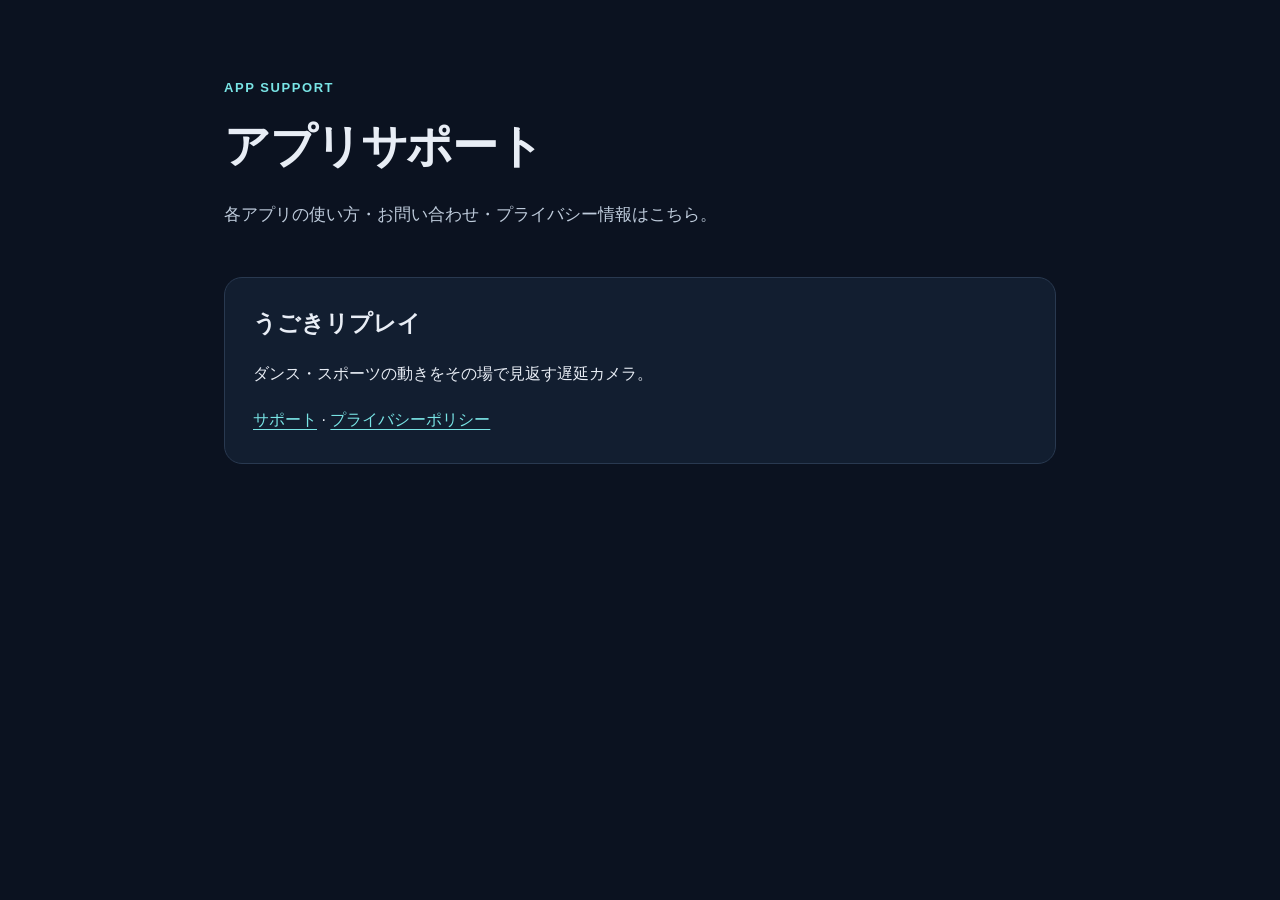
<file: index.html>
<!doctype html><html lang="ja"><meta charset="utf-8"><meta name="viewport" content="width=device-width,initial-scale=1"><title>アプリサポート</title><link rel="stylesheet" href="ugoki-replay/style.css"><main><div class="hero"><span class="eyebrow">APP SUPPORT</span><h1>アプリサポート</h1><p class="lead">各アプリの使い方・お問い合わせ・プライバシー情報はこちら。</p></div><section class="card"><h2>うごきリプレイ</h2><p>ダンス・スポーツの動きをその場で見返す遅延カメラ。</p><a href="ugoki-replay/">サポート</a> · <a href="ugoki-replay/privacy.html">プライバシーポリシー</a></section></main></html>
</file>
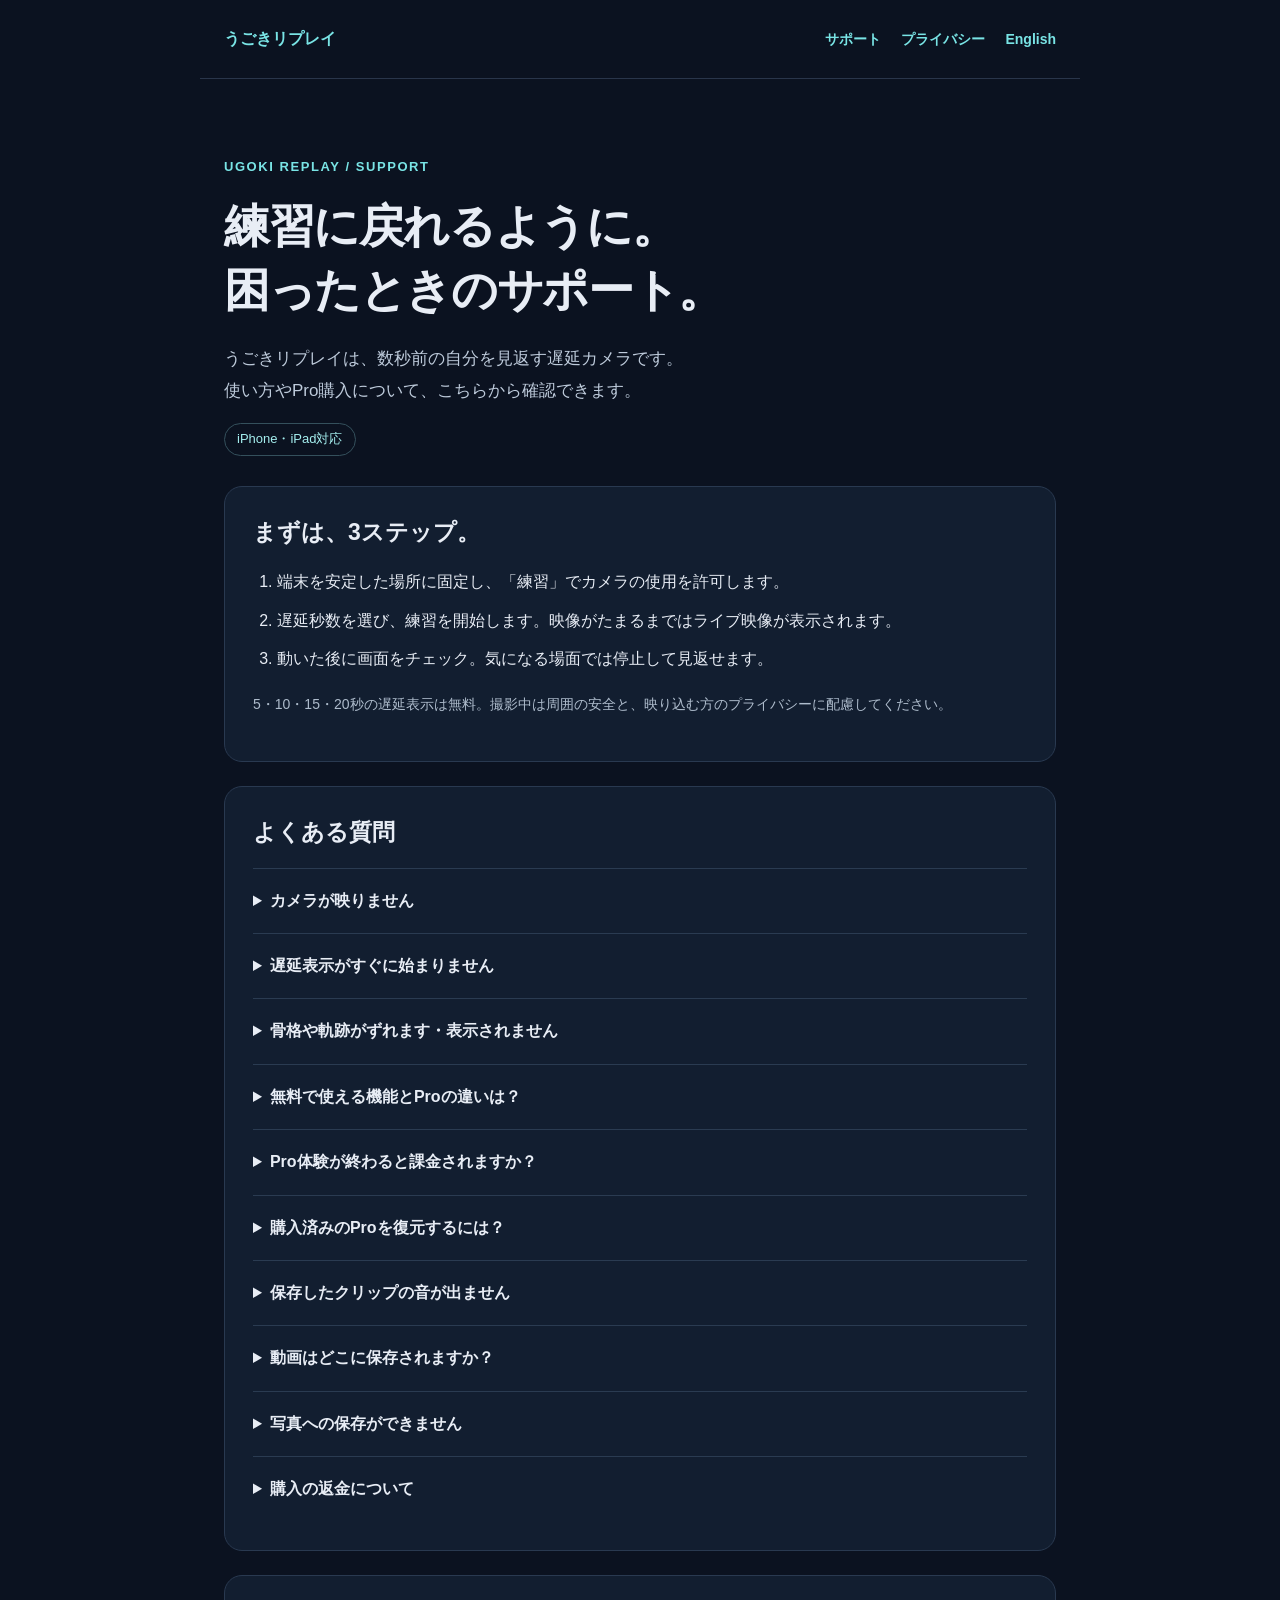
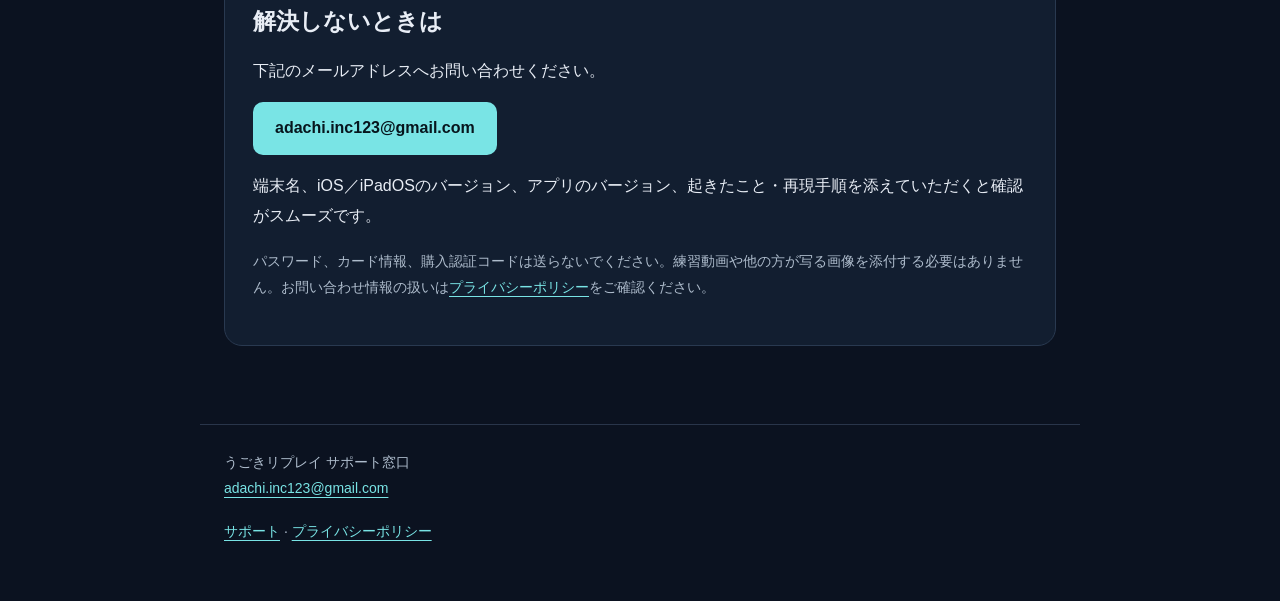
<file: ugoki-replay/index.html>
<!doctype html>
<html lang="ja"><head><meta charset="utf-8"><meta name="viewport" content="width=device-width, initial-scale=1"><title>サポート | うごきリプレイ</title><meta name="description" content="うごきリプレイの使い方、Proの購入・復元、動画保存に関するFAQとお問い合わせ窓口。"><meta name="theme-color" content="#0b1220"><link rel="stylesheet" href="style.css"></head><body>
<header><a href="./">うごきリプレイ</a><nav aria-label="メインナビゲーション"><a href="./">サポート</a><a href="privacy.html">プライバシー</a><a href="support-en.html" lang="en">English</a></nav></header>
<main><div class="hero"><span class="eyebrow">UGOKI REPLAY / SUPPORT</span><h1>練習に戻れるように。<br>困ったときのサポート。</h1><p class="lead">うごきリプレイは、数秒前の自分を見返す遅延カメラです。<br>使い方やPro購入について、こちらから確認できます。</p><span class="tag">iPhone・iPad対応</span></div>
<section class="card"><h2>まずは、3ステップ。</h2><ol><li>端末を安定した場所に固定し、「練習」でカメラの使用を許可します。</li><li>遅延秒数を選び、練習を開始します。映像がたまるまではライブ映像が表示されます。</li><li>動いた後に画面をチェック。気になる場面では停止して見返せます。</li></ol><p class="muted">5・10・15・20秒の遅延表示は無料。撮影中は周囲の安全と、映り込む方のプライバシーに配慮してください。</p></section>
<section class="card"><h2>よくある質問</h2>
<details><summary>カメラが映りません</summary><p>iPhone／iPadの「設定」で、うごきリプレイのカメラ権限を確認してください。他のカメラアプリを閉じ、アプリを再起動してお試しください。</p></details>
<details><summary>遅延表示がすぐに始まりません</summary><p>選択した秒数の映像がたまるまで、ライブ映像を表示します。端末を固定して、そのままお待ちください。</p></details>
<details><summary>骨格や軌跡がずれます・表示されません</summary><p>明るい場所で、1人の全身が画面に入るように調整してください。骨格・軌跡は推定表示で、暗所、速い動き、身体の隠れなどでずれる場合があります。採点や医療的な評価、正確な距離・速度の計測は行いません。</p></details>
<details><summary>無料で使える機能とProの違いは？</summary><p>無料では20秒までの遅延、前後カメラ切り替え、左右反転などが使えます。Proでは30・60秒遅延、スロー、コマ送り、骨格、軌跡、新規クリップ保存、保存クリップの左右反転が使えます。Proは買い切りで、サブスクリプションではありません。購入価格はアプリ内の表示をご確認ください。</p></details>
<details><summary>Pro体験が終わると課金されますか？</summary><p>自動課金はありません。Pro機能は1回5分、最大3回まで体験できます。購入する場合は、ご自身でApp Storeの購入手続きを行います。体験終了後も無料機能は使えます。</p></details>
<details><summary>購入済みのProを復元するには？</summary><p>購入時と同じApple AccountでApp Storeにサインインし、アプリの「設定」またはPro画面から「購入を復元」を実行してください。反映されない場合は通信状態を確認し、アプリを再起動してください。</p></details>
<details><summary>保存したクリップの音が出ません</summary><p>音声を含めて保存したクリップのみ、1倍速かつ音声をONにしたときに再生できます。スロー・倍速再生中や、練習中の遅延映像は無音です。</p></details>
<details><summary>動画はどこに保存されますか？</summary><p>作成したクリップはアプリ内に保存されます。写真への書き出しや共有は、ご自身の操作で行います。端末間の同期機能はありません。アプリの削除前に、残したい動画を写真などへ書き出してください。</p></details>
<details><summary>写真への保存ができません</summary><p>端末の空き容量と、設定の写真追加権限を確認してください。写真への保存時に許可を求めます。</p></details>
<details><summary>購入の返金について</summary><p>App Storeでの購入の返金はAppleの手続きで申請できます。<a href="https://reportaproblem.apple.com/">Appleの問題報告ページ</a>をご確認ください。返金の可否はAppleが判断します。</p></details></section>
<section class="card" id="contact"><h2>解決しないときは</h2><p>下記のメールアドレスへお問い合わせください。</p><p><a class="button" href="mailto:adachi.inc123@gmail.com?subject=%E3%81%86%E3%81%94%E3%81%8D%E3%83%AA%E3%83%97%E3%83%AC%E3%82%A4%E3%81%AE%E3%81%8A%E5%95%8F%E3%81%84%E5%90%88%E3%82%8F%E3%81%9B">adachi.inc123@gmail.com</a></p><p>端末名、iOS／iPadOSのバージョン、アプリのバージョン、起きたこと・再現手順を添えていただくと確認がスムーズです。</p><p class="muted">パスワード、カード情報、購入認証コードは送らないでください。練習動画や他の方が写る画像を添付する必要はありません。お問い合わせ情報の扱いは<a href="privacy.html">プライバシーポリシー</a>をご確認ください。</p></section></main><footer><p>うごきリプレイ サポート窓口<br><a href="mailto:adachi.inc123@gmail.com">adachi.inc123@gmail.com</a></p><p><a href="./">サポート</a> · <a href="privacy.html">プライバシーポリシー</a></p></footer></body></html>
</file>
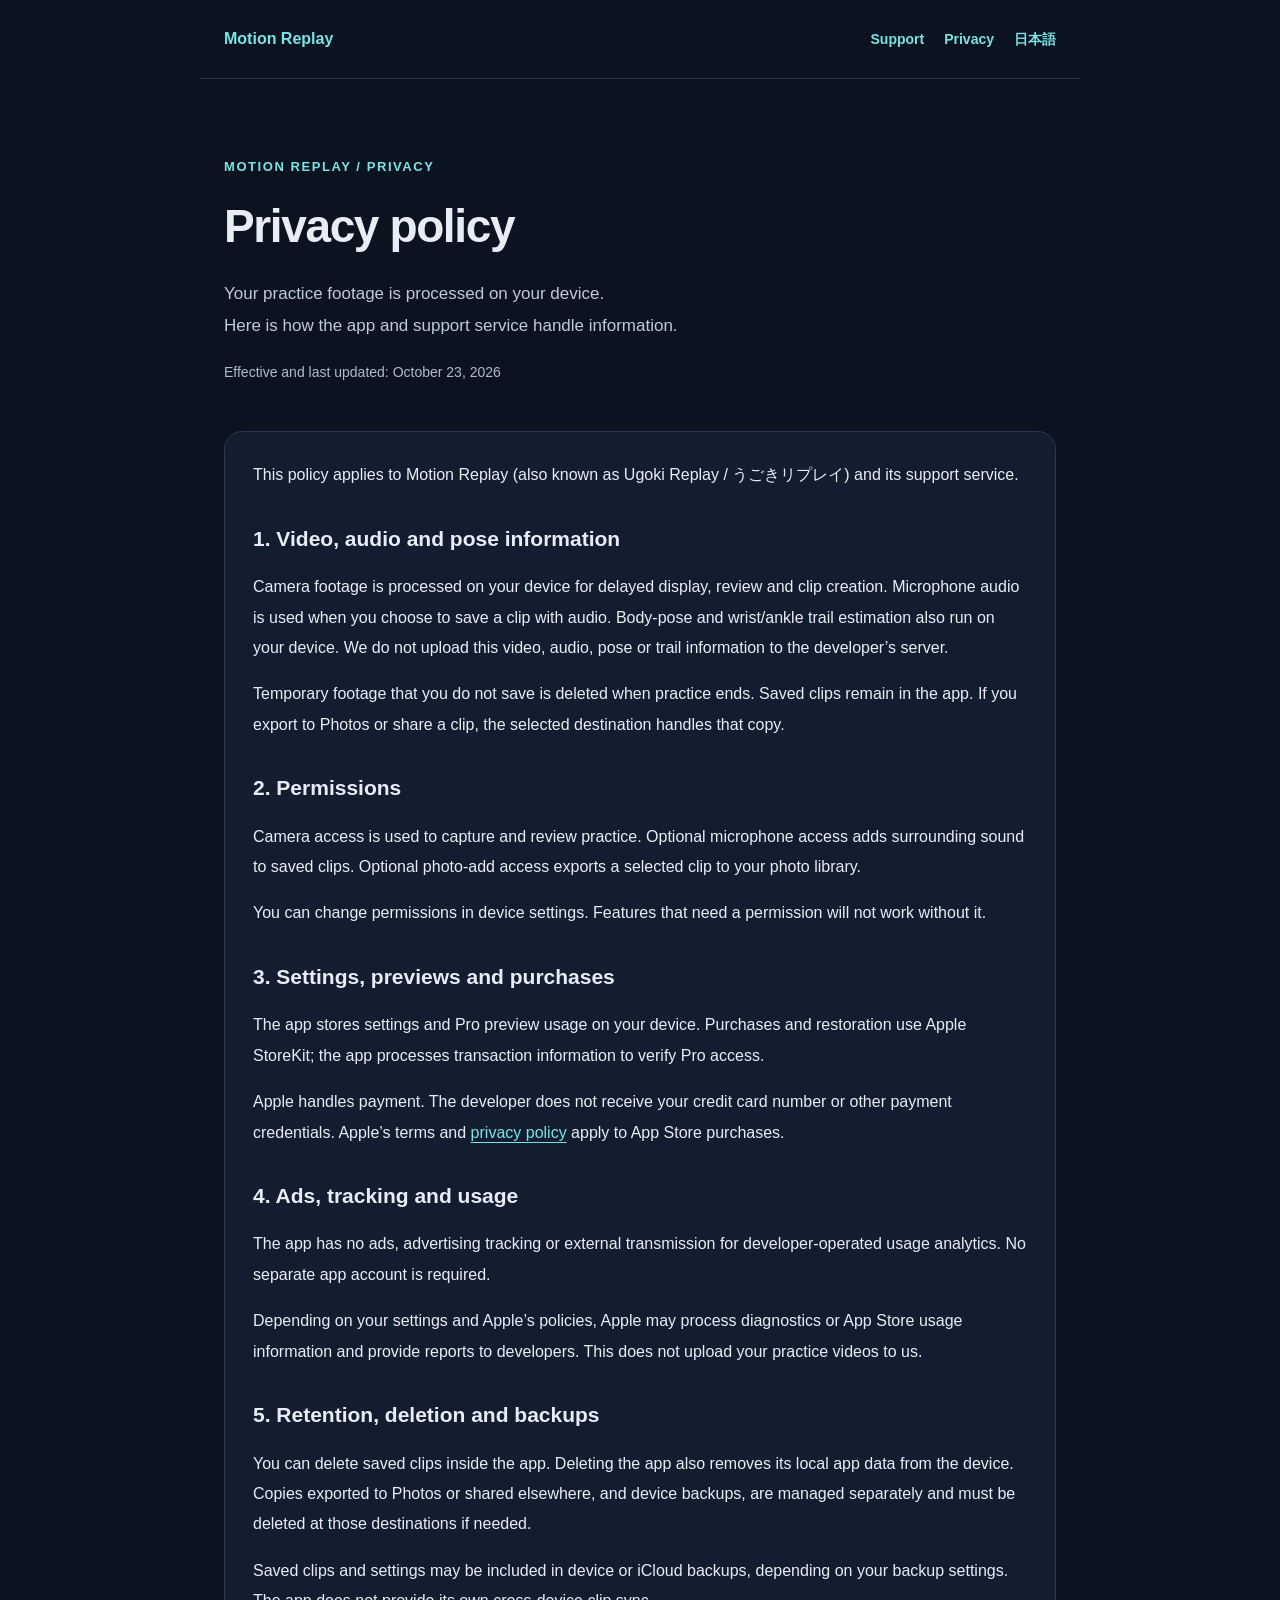
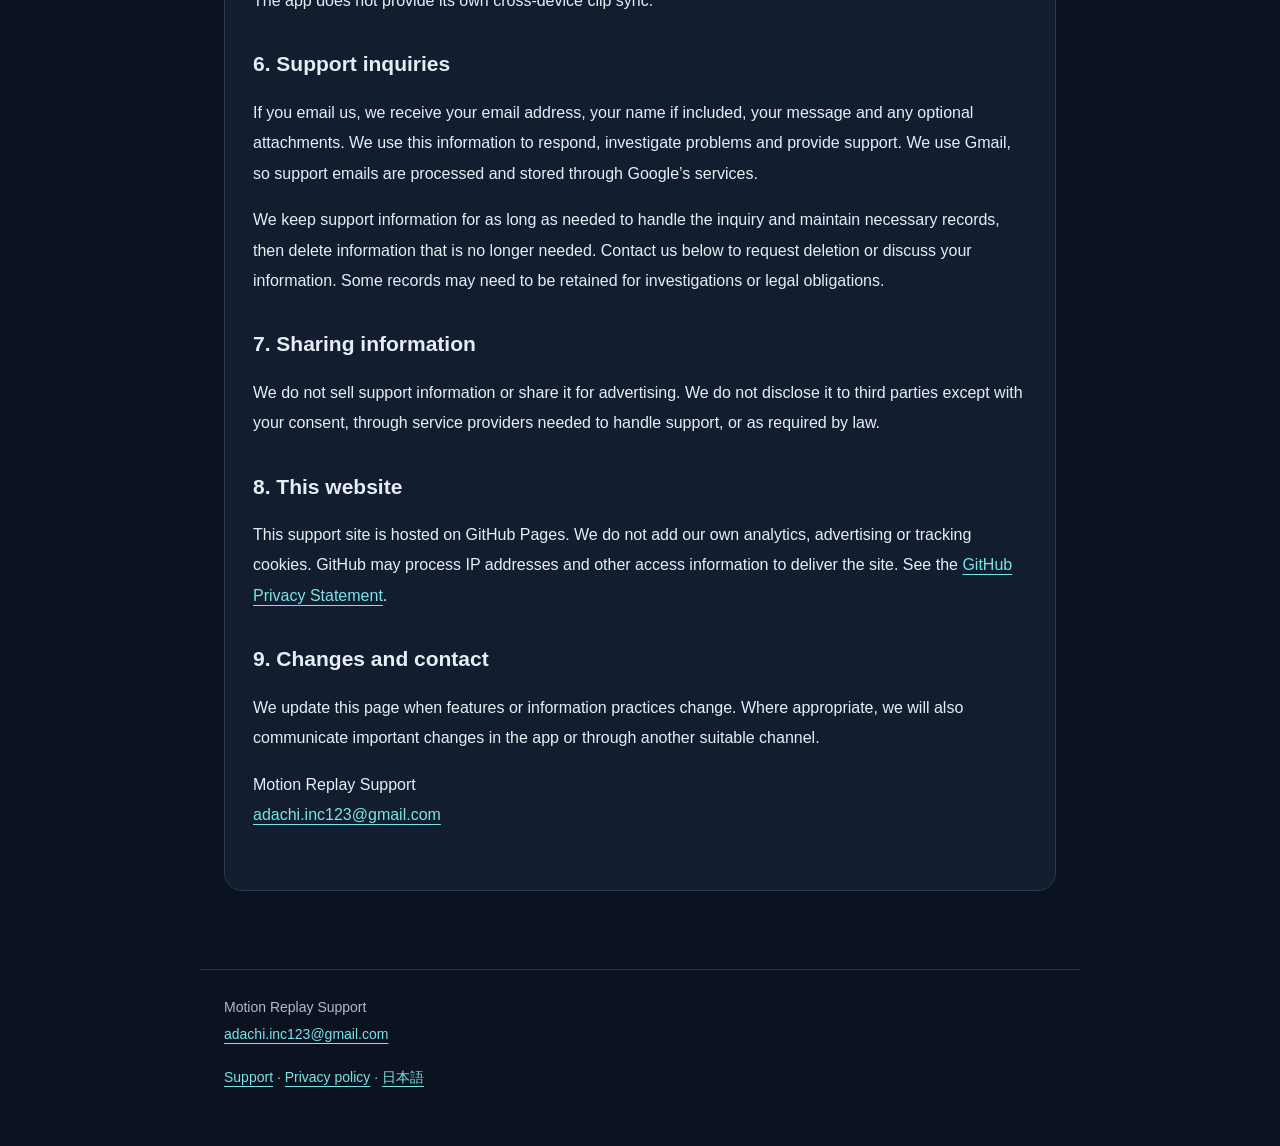
<file: ugoki-replay/privacy-en.html>
<!doctype html><html lang="en"><head><meta charset="utf-8"><meta name="viewport" content="width=device-width,initial-scale=1"><title>Privacy policy | Motion Replay</title><meta name="description" content="How Motion Replay handles camera footage, audio, purchases, backups and support inquiries."><meta name="theme-color" content="#0b1220"><link rel="stylesheet" href="style.css"></head><body><header><a href="support-en.html">Motion Replay</a><nav aria-label="Main navigation"><a href="support-en.html">Support</a><a href="privacy-en.html">Privacy</a><a href="./" lang="ja">日本語</a></nav></header><main><div class="hero"><span class="eyebrow">MOTION REPLAY / PRIVACY</span><h1>Privacy policy</h1><p class="lead">Your practice footage is processed on your device.<br>Here is how the app and support service handle information.</p><p class="muted">Effective and last updated: October 23, 2026</p></div><article class="policy card"><p>This policy applies to Motion Replay (also known as Ugoki Replay / うごきリプレイ) and its support service.</p><section><h2>1. Video, audio and pose information</h2><p>Camera footage is processed on your device for delayed display, review and clip creation. Microphone audio is used when you choose to save a clip with audio. Body-pose and wrist/ankle trail estimation also run on your device. We do not upload this video, audio, pose or trail information to the developer’s server.</p><p>Temporary footage that you do not save is deleted when practice ends. Saved clips remain in the app. If you export to Photos or share a clip, the selected destination handles that copy.</p></section><section><h2>2. Permissions</h2><p>Camera access is used to capture and review practice. Optional microphone access adds surrounding sound to saved clips. Optional photo-add access exports a selected clip to your photo library.</p><p>You can change permissions in device settings. Features that need a permission will not work without it.</p></section><section><h2>3. Settings, previews and purchases</h2><p>The app stores settings and Pro preview usage on your device. Purchases and restoration use Apple StoreKit; the app processes transaction information to verify Pro access.</p><p>Apple handles payment. The developer does not receive your credit card number or other payment credentials. Apple’s terms and <a href="https://www.apple.com/legal/privacy/">privacy policy</a> apply to App Store purchases.</p></section><section><h2>4. Ads, tracking and usage</h2><p>The app has no ads, advertising tracking or external transmission for developer-operated usage analytics. No separate app account is required.</p><p>Depending on your settings and Apple’s policies, Apple may process diagnostics or App Store usage information and provide reports to developers. This does not upload your practice videos to us.</p></section><section><h2>5. Retention, deletion and backups</h2><p>You can delete saved clips inside the app. Deleting the app also removes its local app data from the device. Copies exported to Photos or shared elsewhere, and device backups, are managed separately and must be deleted at those destinations if needed.</p><p>Saved clips and settings may be included in device or iCloud backups, depending on your backup settings. The app does not provide its own cross-device clip sync.</p></section><section><h2>6. Support inquiries</h2><p>If you email us, we receive your email address, your name if included, your message and any optional attachments. We use this information to respond, investigate problems and provide support. We use Gmail, so support emails are processed and stored through Google’s services.</p><p>We keep support information for as long as needed to handle the inquiry and maintain necessary records, then delete information that is no longer needed. Contact us below to request deletion or discuss your information. Some records may need to be retained for investigations or legal obligations.</p></section><section><h2>7. Sharing information</h2><p>We do not sell support information or share it for advertising. We do not disclose it to third parties except with your consent, through service providers needed to handle support, or as required by law.</p></section><section><h2>8. This website</h2><p>This support site is hosted on GitHub Pages. We do not add our own analytics, advertising or tracking cookies. GitHub may process IP addresses and other access information to deliver the site. See the <a href="https://docs.github.com/en/site-policy/privacy-policies/github-general-privacy-statement">GitHub Privacy Statement</a>.</p></section><section><h2>9. Changes and contact</h2><p>We update this page when features or information practices change. Where appropriate, we will also communicate important changes in the app or through another suitable channel.</p><p>Motion Replay Support<br><a href="mailto:adachi.inc123@gmail.com">adachi.inc123@gmail.com</a></p></section></article></main><footer><p>Motion Replay Support<br><a href="mailto:adachi.inc123@gmail.com">adachi.inc123@gmail.com</a></p><p><a href="support-en.html">Support</a> · <a href="privacy-en.html">Privacy policy</a> · <a href="./" lang="ja">日本語</a></p></footer></body></html>
</file>
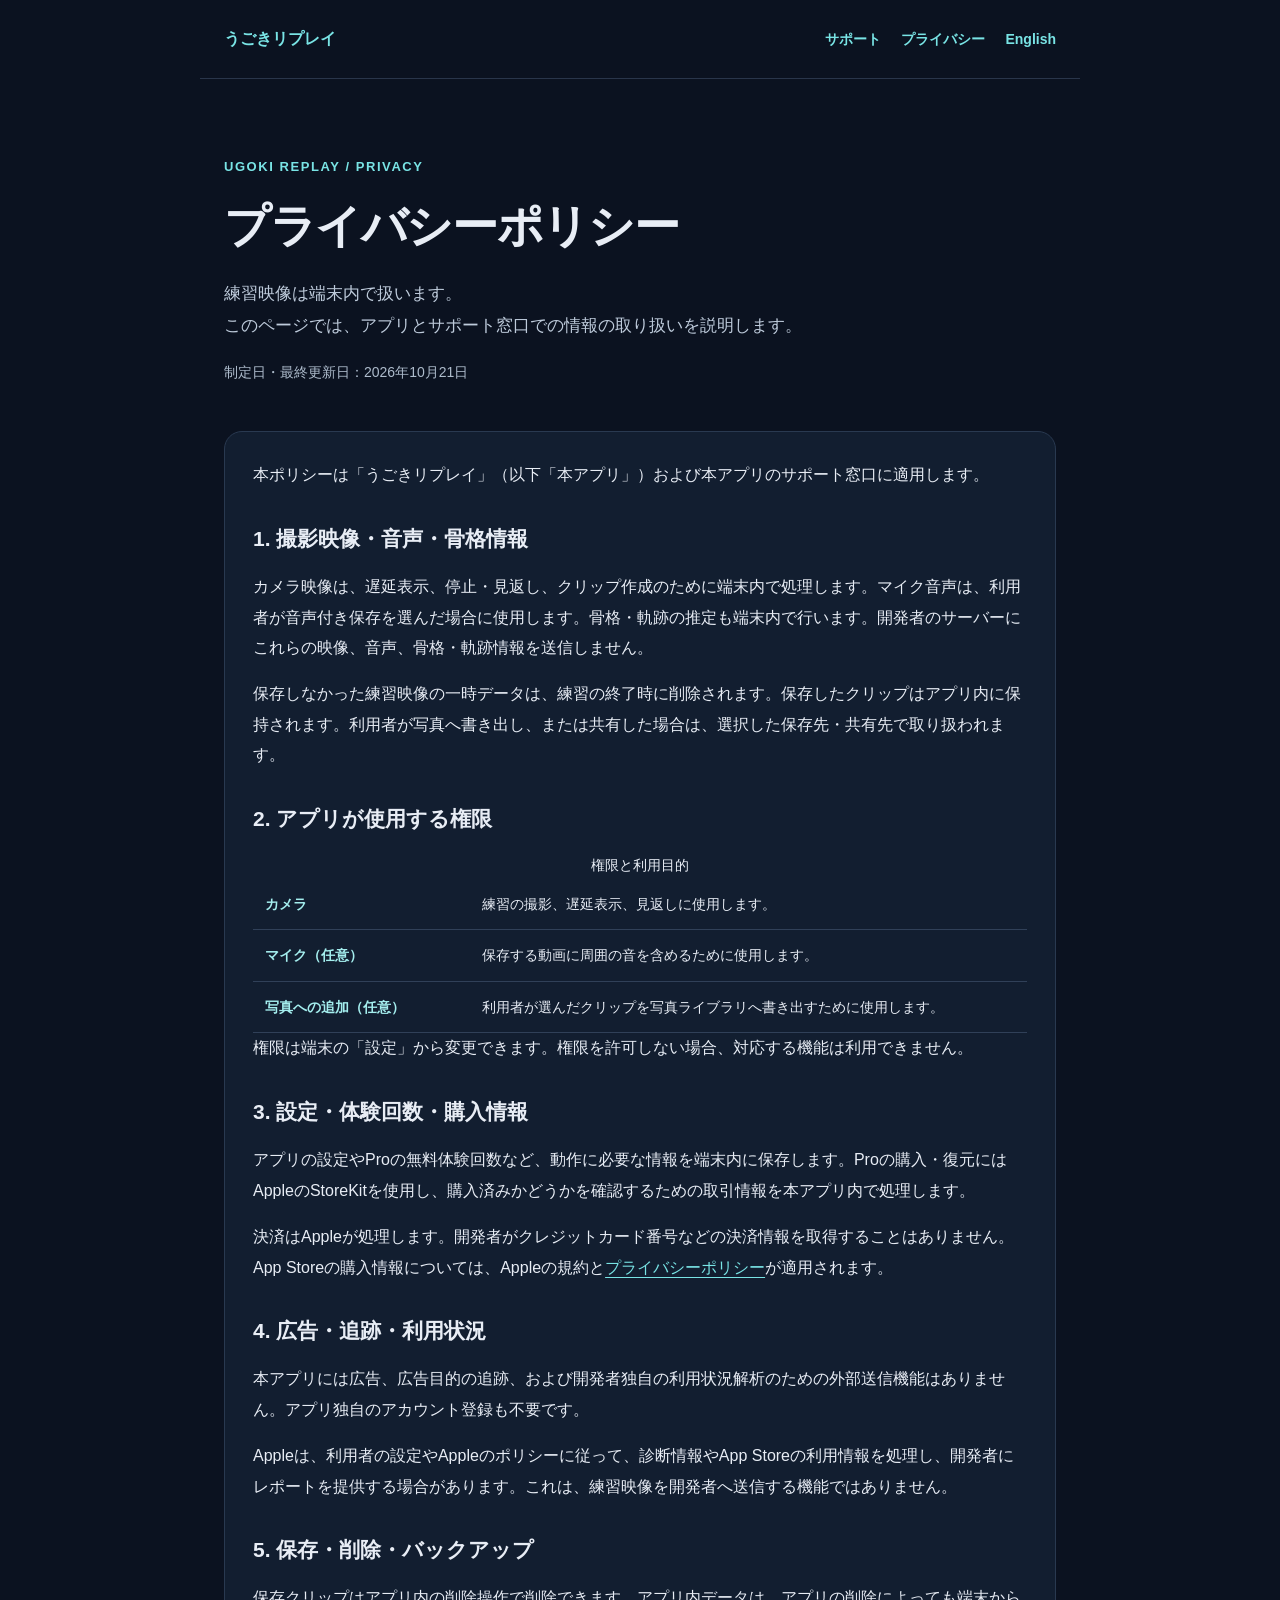
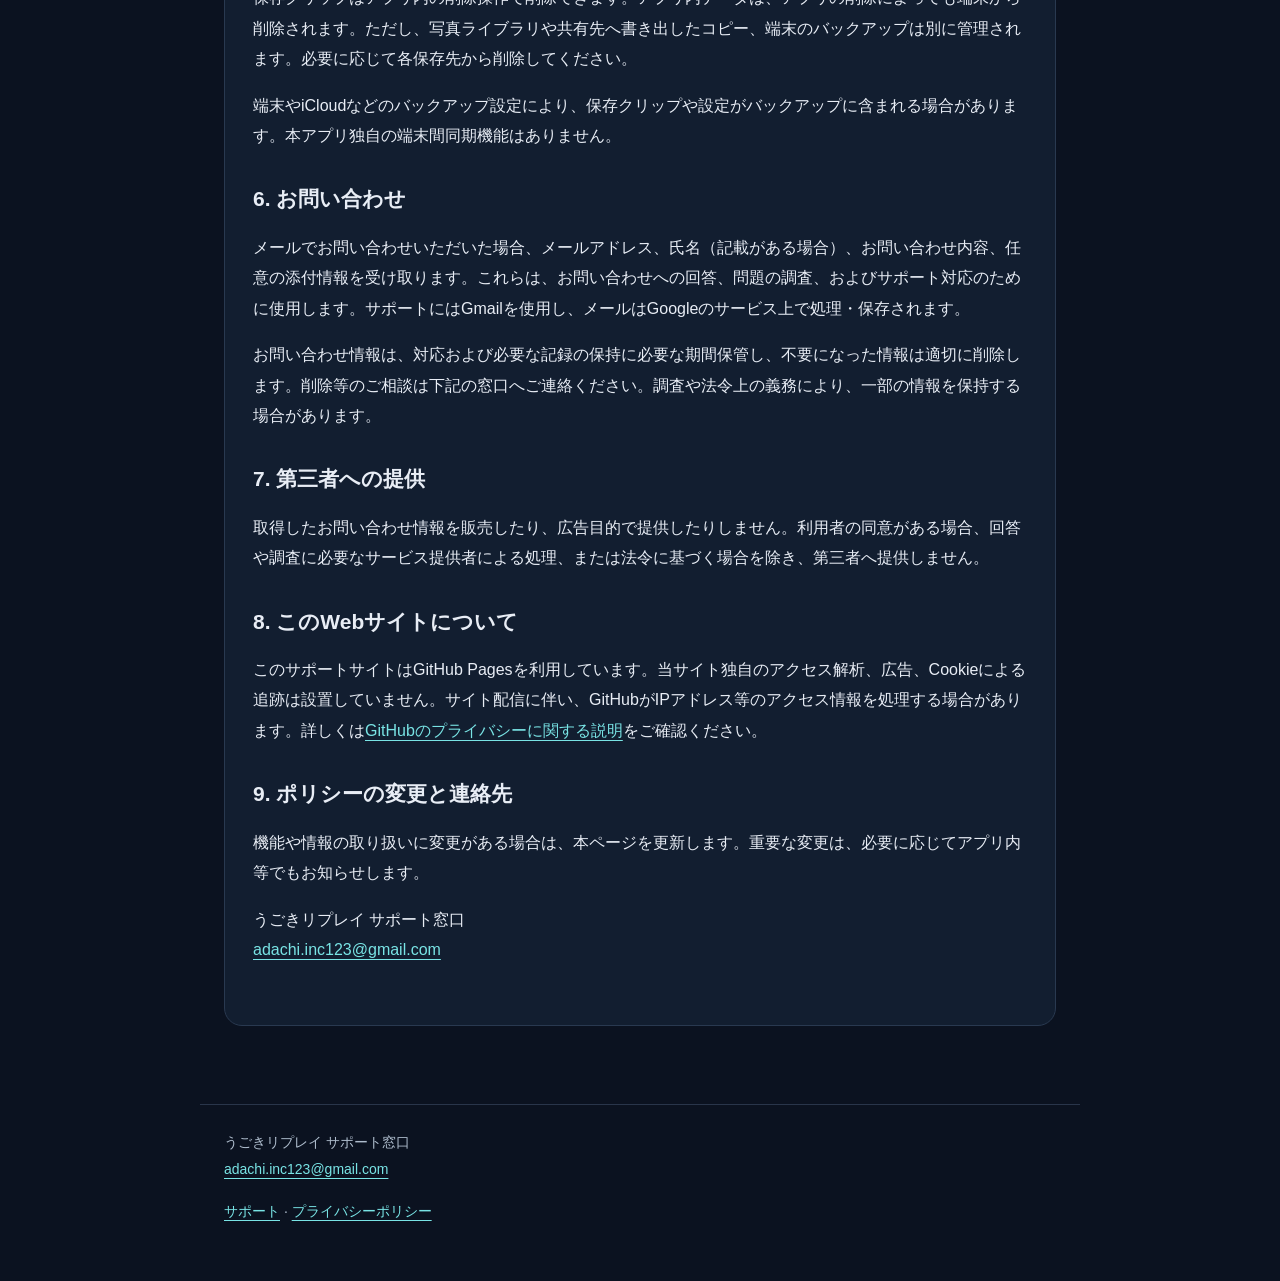
<file: ugoki-replay/privacy.html>
<!doctype html>
<html lang="ja"><head><meta charset="utf-8"><meta name="viewport" content="width=device-width, initial-scale=1"><title>プライバシーポリシー | うごきリプレイ</title><meta name="description" content="うごきリプレイの映像・音声・購入情報・お問い合わせ情報の取り扱いについて。"><meta name="theme-color" content="#0b1220"><link rel="stylesheet" href="style.css"></head><body>
<header><a href="./">うごきリプレイ</a><nav aria-label="メインナビゲーション"><a href="./">サポート</a><a href="privacy.html">プライバシー</a><a href="privacy-en.html" lang="en">English</a></nav></header>
<main><div class="hero"><span class="eyebrow">UGOKI REPLAY / PRIVACY</span><h1>プライバシーポリシー</h1><p class="lead">練習映像は端末内で扱います。<br>このページでは、アプリとサポート窓口での情報の取り扱いを説明します。</p><p class="muted">制定日・最終更新日：2026年10月21日</p></div>
<article class="policy card"><p>本ポリシーは「うごきリプレイ」（以下「本アプリ」）および本アプリのサポート窓口に適用します。</p>
<section><h2>1. 撮影映像・音声・骨格情報</h2><p>カメラ映像は、遅延表示、停止・見返し、クリップ作成のために端末内で処理します。マイク音声は、利用者が音声付き保存を選んだ場合に使用します。骨格・軌跡の推定も端末内で行います。開発者のサーバーにこれらの映像、音声、骨格・軌跡情報を送信しません。</p><p>保存しなかった練習映像の一時データは、練習の終了時に削除されます。保存したクリップはアプリ内に保持されます。利用者が写真へ書き出し、または共有した場合は、選択した保存先・共有先で取り扱われます。</p></section>
<section><h2>2. アプリが使用する権限</h2><table><caption>権限と利用目的</caption><tr><th scope="row">カメラ</th><td>練習の撮影、遅延表示、見返しに使用します。</td></tr><tr><th scope="row">マイク（任意）</th><td>保存する動画に周囲の音を含めるために使用します。</td></tr><tr><th scope="row">写真への追加（任意）</th><td>利用者が選んだクリップを写真ライブラリへ書き出すために使用します。</td></tr></table><p>権限は端末の「設定」から変更できます。権限を許可しない場合、対応する機能は利用できません。</p></section>
<section><h2>3. 設定・体験回数・購入情報</h2><p>アプリの設定やProの無料体験回数など、動作に必要な情報を端末内に保存します。Proの購入・復元にはAppleのStoreKitを使用し、購入済みかどうかを確認するための取引情報を本アプリ内で処理します。</p><p>決済はAppleが処理します。開発者がクレジットカード番号などの決済情報を取得することはありません。App Storeの購入情報については、Appleの規約と<a href="https://www.apple.com/jp/legal/privacy/">プライバシーポリシー</a>が適用されます。</p></section>
<section><h2>4. 広告・追跡・利用状況</h2><p>本アプリには広告、広告目的の追跡、および開発者独自の利用状況解析のための外部送信機能はありません。アプリ独自のアカウント登録も不要です。</p><p>Appleは、利用者の設定やAppleのポリシーに従って、診断情報やApp Storeの利用情報を処理し、開発者にレポートを提供する場合があります。これは、練習映像を開発者へ送信する機能ではありません。</p></section>
<section><h2>5. 保存・削除・バックアップ</h2><p>保存クリップはアプリ内の削除操作で削除できます。アプリ内データは、アプリの削除によっても端末から削除されます。ただし、写真ライブラリや共有先へ書き出したコピー、端末のバックアップは別に管理されます。必要に応じて各保存先から削除してください。</p><p>端末やiCloudなどのバックアップ設定により、保存クリップや設定がバックアップに含まれる場合があります。本アプリ独自の端末間同期機能はありません。</p></section>
<section><h2>6. お問い合わせ</h2><p>メールでお問い合わせいただいた場合、メールアドレス、氏名（記載がある場合）、お問い合わせ内容、任意の添付情報を受け取ります。これらは、お問い合わせへの回答、問題の調査、およびサポート対応のために使用します。サポートにはGmailを使用し、メールはGoogleのサービス上で処理・保存されます。</p><p>お問い合わせ情報は、対応および必要な記録の保持に必要な期間保管し、不要になった情報は適切に削除します。削除等のご相談は下記の窓口へご連絡ください。調査や法令上の義務により、一部の情報を保持する場合があります。</p></section>
<section><h2>7. 第三者への提供</h2><p>取得したお問い合わせ情報を販売したり、広告目的で提供したりしません。利用者の同意がある場合、回答や調査に必要なサービス提供者による処理、または法令に基づく場合を除き、第三者へ提供しません。</p></section>
<section><h2>8. このWebサイトについて</h2><p>このサポートサイトはGitHub Pagesを利用しています。当サイト独自のアクセス解析、広告、Cookieによる追跡は設置していません。サイト配信に伴い、GitHubがIPアドレス等のアクセス情報を処理する場合があります。詳しくは<a href="https://docs.github.com/en/site-policy/privacy-policies/github-general-privacy-statement">GitHubのプライバシーに関する説明</a>をご確認ください。</p></section>
<section><h2>9. ポリシーの変更と連絡先</h2><p>機能や情報の取り扱いに変更がある場合は、本ページを更新します。重要な変更は、必要に応じてアプリ内等でもお知らせします。</p><p>うごきリプレイ サポート窓口<br><a href="mailto:adachi.inc123@gmail.com">adachi.inc123@gmail.com</a></p></section></article></main><footer><p>うごきリプレイ サポート窓口<br><a href="mailto:adachi.inc123@gmail.com">adachi.inc123@gmail.com</a></p><p><a href="./">サポート</a> · <a href="privacy.html">プライバシーポリシー</a></p></footer></body></html>
</file>
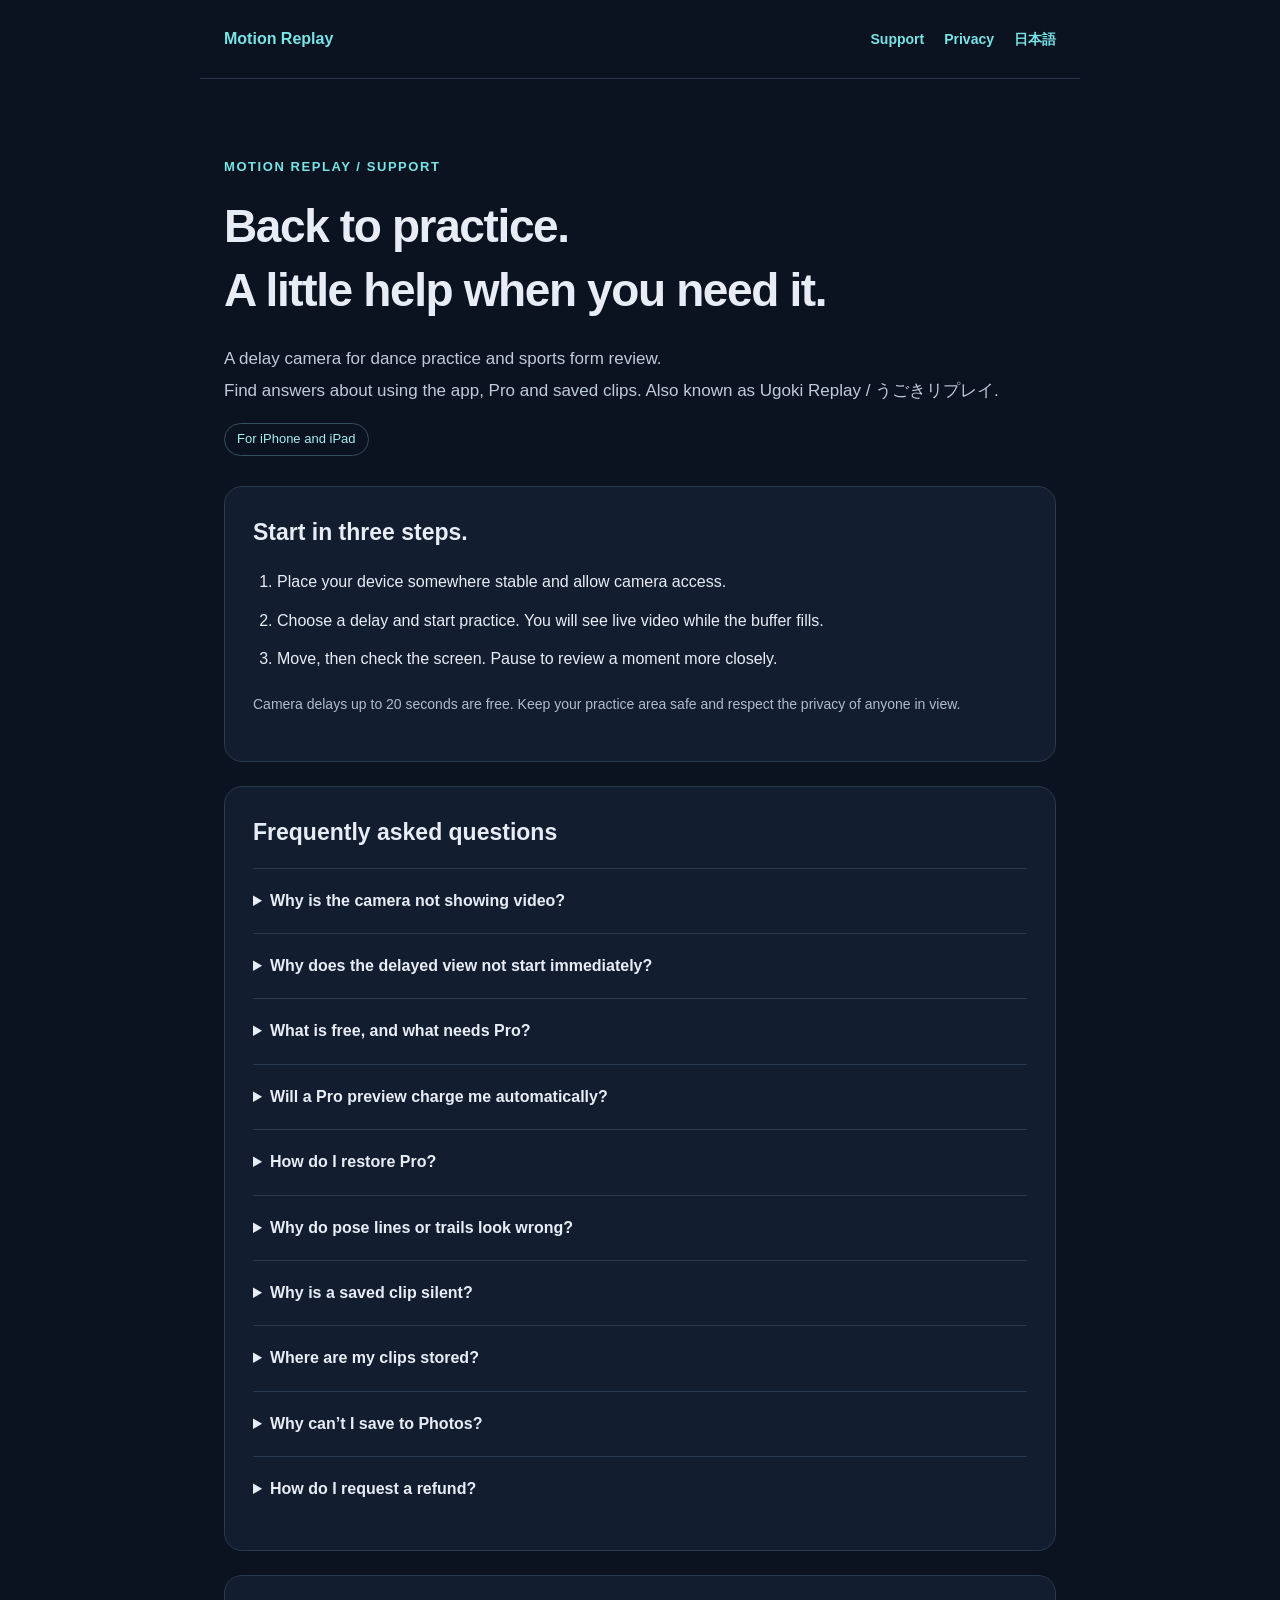
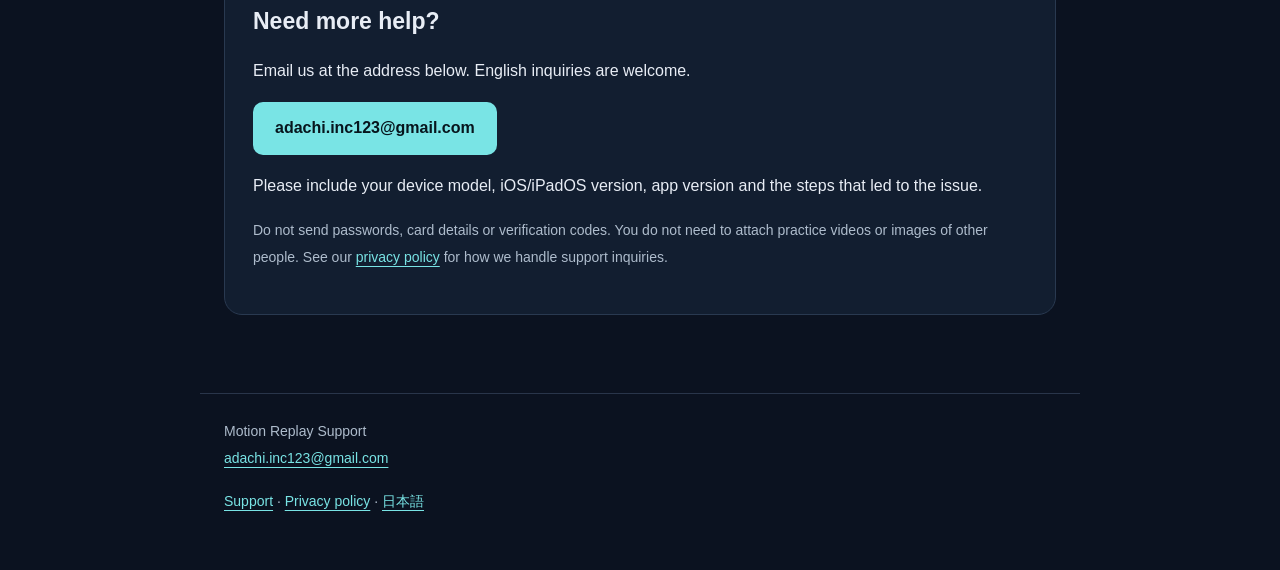
<file: ugoki-replay/support-en.html>
<!doctype html><html lang="en"><head><meta charset="utf-8"><meta name="viewport" content="width=device-width,initial-scale=1"><title>Support | Motion Replay</title><meta name="description" content="Help with Motion Replay: delayed camera practice, Pro purchases, restoring purchases, saved clips and contact information."><meta name="theme-color" content="#0b1220"><link rel="stylesheet" href="style.css"></head><body><header><a href="support-en.html">Motion Replay</a><nav aria-label="Main navigation"><a href="support-en.html">Support</a><a href="privacy-en.html">Privacy</a><a href="./" lang="ja">日本語</a></nav></header><main><div class="hero"><span class="eyebrow">MOTION REPLAY / SUPPORT</span><h1>Back to practice.<br>A little help when you need it.</h1><p class="lead">A delay camera for dance practice and sports form review.<br>Find answers about using the app, Pro and saved clips. Also known as Ugoki Replay / うごきリプレイ.</p><span class="tag">For iPhone and iPad</span></div><section class="card"><h2>Start in three steps.</h2><ol><li>Place your device somewhere stable and allow camera access.</li><li>Choose a delay and start practice. You will see live video while the buffer fills.</li><li>Move, then check the screen. Pause to review a moment more closely.</li></ol><p class="muted">Camera delays up to 20 seconds are free. Keep your practice area safe and respect the privacy of anyone in view.</p></section><section class="card"><h2>Frequently asked questions</h2><details><summary>Why is the camera not showing video?</summary><p>Check the camera permission for Motion Replay in your device settings. Close other camera apps and restart the app.</p></details><details><summary>Why does the delayed view not start immediately?</summary><p>The app shows live video while it builds up enough footage for your selected delay. Keep your device in position and wait for the buffer to fill.</p></details><details><summary>What is free, and what needs Pro?</summary><p>Free features include 5/10/15/20-second delays, front/rear camera switching, camera mirroring, and playback, sharing and deletion of existing clips. Saved clips support 1–2x playback, fullscreen and looping. Pro adds 30/60-second delays, slow motion down to 0.25x, frame stepping, pose and trails, creation of 1–30-second clips, export to Photos and saved-clip mirroring. Both plans retain the most recent three minutes of practice footage during a session.</p></details><details><summary>Will a Pro preview charge me automatically?</summary><p>No. You can manually start up to three five-minute Pro previews. They never turn into a paid purchase automatically. Pro is a one-time purchase, with no monthly fee or automatic renewal. Your local price is shown in the app before purchase.</p></details><details><summary>How do I restore Pro?</summary><p>Sign in to the App Store with the same Apple Account used for the purchase. Choose Restore Purchases in Settings or on the Pro screen. If it does not appear, check your connection and restart the app.</p></details><details><summary>Why do pose lines or trails look wrong?</summary><p>Use good lighting and keep one person’s full body in view. Pose and trails are estimates and may be affected by fast movement, obstructions or poor visibility. They are not technique scores, medical assessments or precise measurements.</p></details><details><summary>Why is a saved clip silent?</summary><p>A clip must have been saved with audio enabled. Audio plays at 1x with sound turned on. Slow motion, faster playback and the delayed camera view are silent.</p></details><details><summary>Where are my clips stored?</summary><p>Created clips stay inside the app. Export to Photos requires Pro. Sharing an existing clip is free. There is no built-in sync between devices. Export or share anything you want to keep before deleting the app.</p></details><details><summary>Why can’t I save to Photos?</summary><p>Check your available storage, Pro access and photo-add permission in device settings. Permission is requested when you export a clip.</p></details><details><summary>How do I request a refund?</summary><p>App Store refunds are handled by Apple. Visit <a href="https://reportaproblem.apple.com/">reportaproblem.apple.com</a> to make a request. Apple determines eligibility.</p></details></section><section class="card"><h2>Need more help?</h2><p>Email us at the address below. English inquiries are welcome.</p><p><a class="button" href="mailto:adachi.inc123@gmail.com?subject=Motion%20Replay%20Support">adachi.inc123@gmail.com</a></p><p>Please include your device model, iOS/iPadOS version, app version and the steps that led to the issue.</p><p class="muted">Do not send passwords, card details or verification codes. You do not need to attach practice videos or images of other people. See our <a href="privacy-en.html">privacy policy</a> for how we handle support inquiries.</p></section></main><footer><p>Motion Replay Support<br><a href="mailto:adachi.inc123@gmail.com">adachi.inc123@gmail.com</a></p><p><a href="support-en.html">Support</a> · <a href="privacy-en.html">Privacy policy</a> · <a href="./" lang="ja">日本語</a></p></footer></body></html>
</file>
<file: ugoki-replay/style.css>
*{box-sizing:border-box}html{color-scheme:dark;scroll-behavior:smooth}body{margin:0;background:#0b1220;color:#e8edf5;font-family:-apple-system,BlinkMacSystemFont,"Hiragino Sans","Noto Sans JP",sans-serif;line-height:1.9}a{color:#79e4e5;text-underline-offset:4px}a:hover{color:#b8ffff}a:focus-visible,summary:focus-visible{outline:3px solid #79e4e5;outline-offset:5px}header,main,footer{max-width:880px;margin:auto;padding:24px}header{display:flex;justify-content:space-between;gap:20px;align-items:center;border-bottom:1px solid #29354a}header a{font-weight:700;text-decoration:none}nav{display:flex;gap:20px;font-size:14px}.hero{padding:48px 0 30px}.eyebrow{color:#79e4e5;font-size:13px;letter-spacing:.12em;font-weight:700}h1{font-size:clamp(30px,6vw,46px);line-height:1.4;letter-spacing:-.03em;margin:12px 0 20px}h2{font-size:23px;line-height:1.5;margin:0 0 18px}h3{font-size:17px;margin:24px 0 6px}p{margin:0 0 16px}.lead{color:#becbdb;font-size:17px}.card{padding:28px;background:#121e30;border:1px solid #293950;border-radius:18px;margin:0 0 24px}.tag{display:inline-block;border:1px solid #34505c;border-radius:30px;padding:3px 12px;color:#a4eeee;font-size:13px}.button{display:inline-block;background:#79e4e5;color:#07151d;font-weight:700;text-decoration:none;padding:11px 22px;border-radius:10px;overflow-wrap:anywhere}.button:hover{background:#b8ffff;color:#07151d}.muted,footer{color:#aebccc;font-size:14px}ol,ul{padding-left:1.5em}li{margin:8px 0}details{border-top:1px solid #2a3b51;padding:17px 0}summary{font-weight:700;cursor:pointer}details p{margin:12px 0 0}footer{border-top:1px solid #29354a;margin-top:30px;padding-bottom:40px}.contents{display:flex;gap:12px 20px;flex-wrap:wrap;font-size:14px}.policy section{margin:32px 0}.policy h2{font-size:21px}table{border-collapse:collapse;width:100%;font-size:14px}th,td{border-bottom:1px solid #304058;padding:12px;text-align:left;vertical-align:top}th{width:28%;color:#a4eeee}section[id]{scroll-margin-top:24px}@media(max-width:560px){header,main,footer{padding:20px}header{align-items:flex-start;flex-direction:column;gap:8px}nav{gap:16px}.hero{padding-top:30px}.card{padding:22px}h2{font-size:21px}th,td{padding:10px 6px}}
</file>
